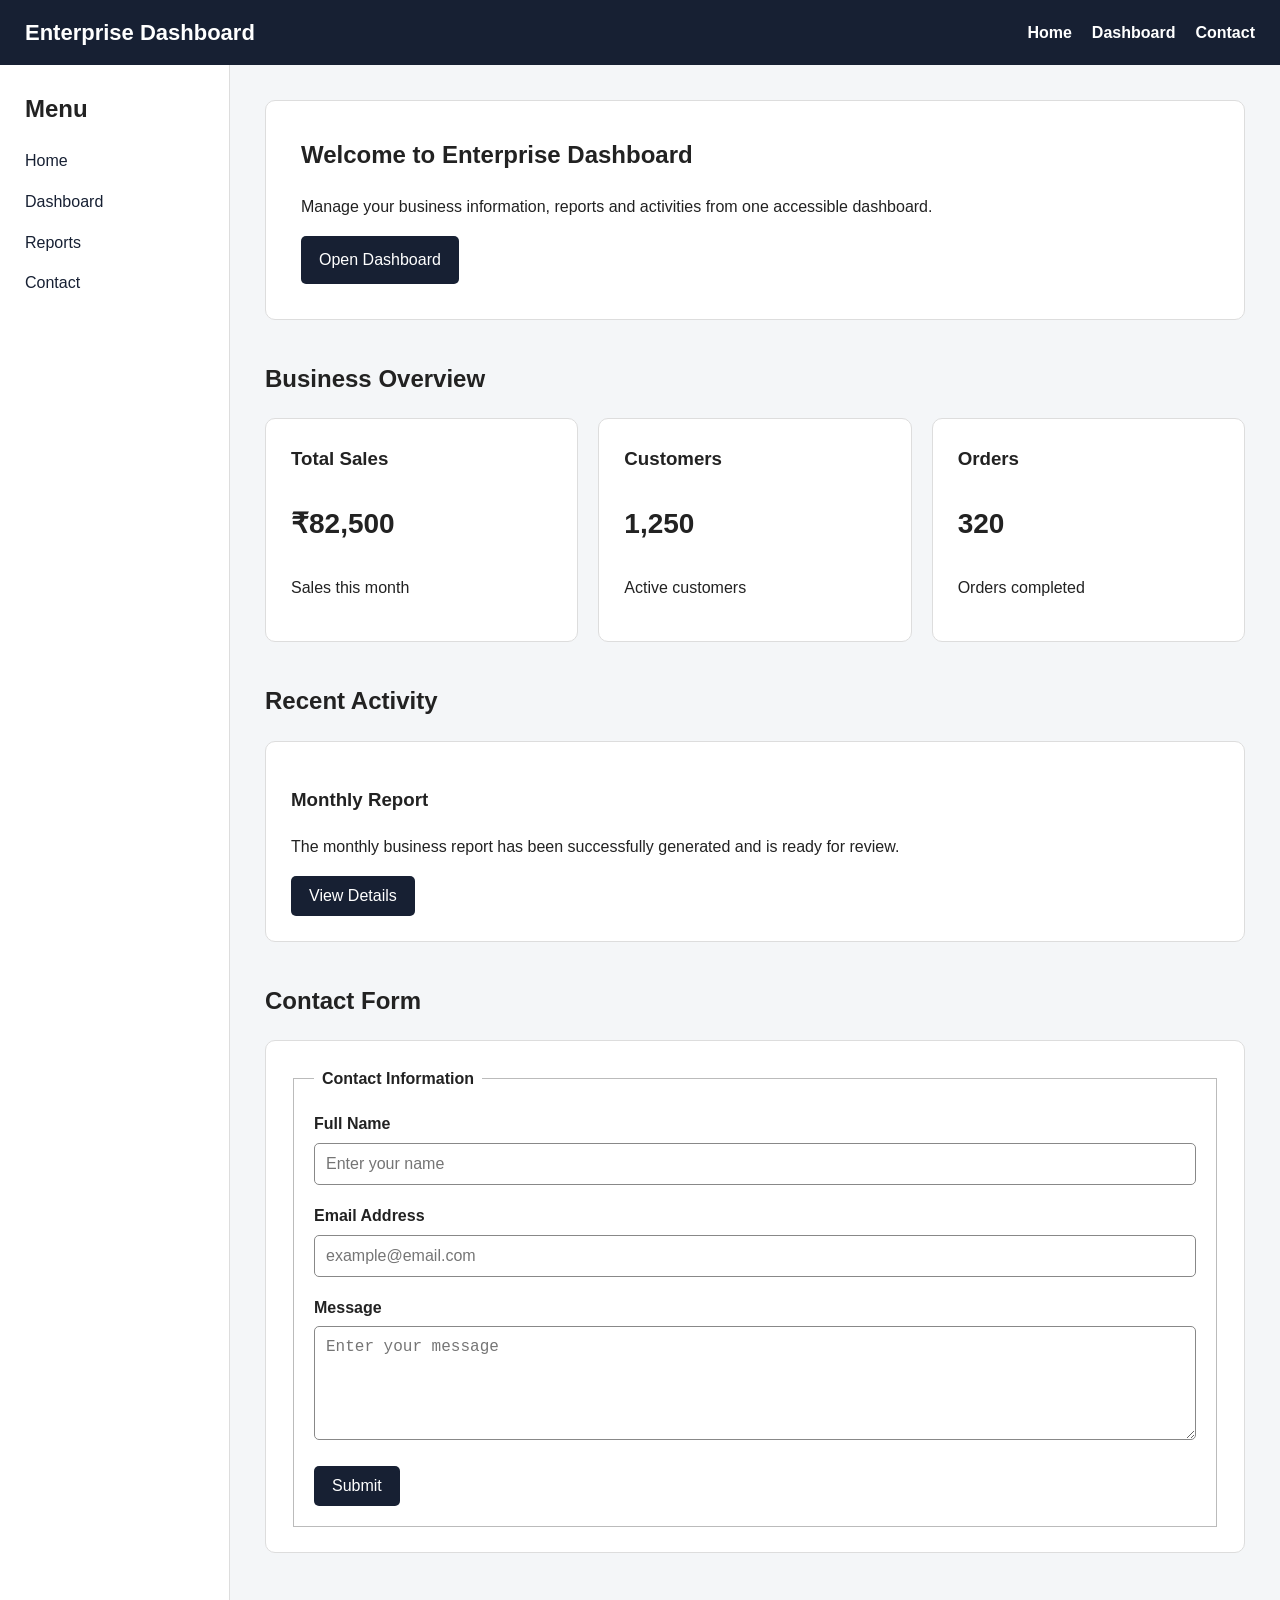
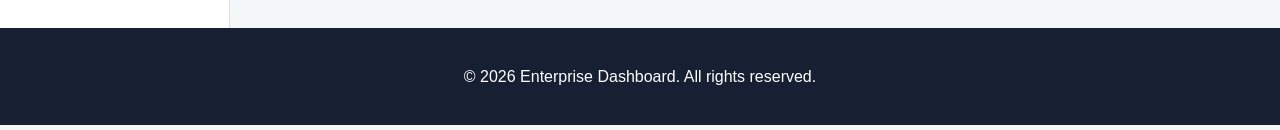
<file: index.html>
<!DOCTYPE html>
<html lang="en">

<head>
    <meta charset="UTF-8">
    <meta name="viewport" content="width=device-width, initial-scale=1.0">

    <meta name="description" content="Accessible Enterprise Dashboard">

    <title>Enterprise Dashboard</title>

    <!-- CSS file -->
    <link rel="stylesheet" href="style.css">
</head>

<body>

    <!-- HEADER -->
    <header class="site-header">

        <div class="logo">
            <a href="index.html">Enterprise Dashboard</a>
        </div>

        <button
            class="menu-btn"
            type="button"
            aria-label="Open navigation menu">
            ☰
        </button>

        <!-- NAVIGATION -->
        <nav id="main-navigation" aria-label="Main navigation">

            <a href="index.html" aria-current="page">
                Home
            </a>

            <a href="dashboard.html">
                Dashboard
            </a>

            <a href="#contact">
                Contact
            </a>

        </nav>

    </header>


    <!-- PAGE LAYOUT -->
    <div class="layout">


        <!-- SIDEBAR -->
        <aside class="sidebar" aria-label="Sidebar navigation">

            <h2>Menu</h2>

            <ul>

                <li>
                    <a href="index.html">Home</a>
                </li>

                <li>
                    <a href="dashboard.html">Dashboard</a>
                </li>

                <li>
                    <a href="#reports">Reports</a>
                </li>

                <li>
                    <a href="#contact">Contact</a>
                </li>

            </ul>

        </aside>


        <!-- MAIN CONTENT -->
        <main class="main-content">


            <!-- WELCOME SECTION -->
            <section class="hero" aria-labelledby="welcome-title">

                <h1 id="welcome-title">
                    Welcome to Enterprise Dashboard
                </h1>

                <p>
                    Manage your business information, reports and
                    activities from one accessible dashboard.
                </p>

                <a class="button" href="dashboard.html">
                    Open Dashboard
                </a>

            </section>


            <!-- BUSINESS OVERVIEW -->
            <section id="reports" aria-labelledby="reports-title">

                <h2 id="reports-title">
                    Business Overview
                </h2>


                <div class="cards">


                    <!-- CARD 1 -->
                    <article class="card">

                        <h3>
                            Total Sales
                        </h3>

                        <p class="number">
                            ₹82,500
                        </p>

                        <p>
                            Sales this month
                        </p>

                    </article>


                    <!-- CARD 2 -->
                    <article class="card">

                        <h3>
                            Customers
                        </h3>

                        <p class="number">
                            1,250
                        </p>

                        <p>
                            Active customers
                        </p>

                    </article>


                    <!-- CARD 3 -->
                    <article class="card">

                        <h3>
                            Orders
                        </h3>

                        <p class="number">
                            320
                        </p>

                        <p>
                            Orders completed
                        </p>

                    </article>


                </div>

            </section>


            <!-- RECENT ACTIVITY -->
            <section aria-labelledby="activity-title">

                <h2 id="activity-title">
                    Recent Activity
                </h2>


                <article class="content-box">

                    <h3>
                        Monthly Report
                    </h3>

                    <p>
                        The monthly business report has been
                        successfully generated and is ready for review.
                    </p>


                    <button
                        class="button"
                        type="button"
                        data-open-modal>

                        View Details

                    </button>

                </article>

            </section>


            <!-- CONTACT FORM -->
            <section id="contact" aria-labelledby="contact-title">

                <h2 id="contact-title">
                    Contact Form
                </h2>


                <form id="contactForm">

                    <fieldset>

                        <legend>
                            Contact Information
                        </legend>


                        <!-- NAME -->
                        <div class="form-group">

                            <label for="name">
                                Full Name
                            </label>

                            <input
                                type="text"
                                id="name"
                                name="name"
                                aria-label="Full Name"
                                placeholder="Enter your name"
                                minlength="2"
                                required>

                        </div>


                        <!-- EMAIL -->
                        <div class="form-group">

                            <label for="email">
                                Email Address
                            </label>

                            <input
                                type="email"
                                id="email"
                                name="email"
                                aria-label="Email Address"
                                placeholder="example@email.com"
                                required>

                        </div>


                        <!-- MESSAGE -->
                        <div class="form-group">

                            <label for="message">
                                Message
                            </label>

                            <textarea
                                id="message"
                                name="message"
                                aria-label="Message"
                                placeholder="Enter your message"
                                minlength="10"
                                rows="5"
                                required></textarea>

                        </div>


                        <button
                            class="button"
                            type="submit">

                            Submit

                        </button>

                    </fieldset>

                </form>

            </section>


        </main>

    </div>


    <!-- FOOTER -->
    <footer class="site-footer">

        <p>
            &copy; 2026 Enterprise Dashboard.
            All rights reserved.
        </p>

    </footer>


    <!-- MODAL -->
    <dialog
        id="detailsModal"
        aria-labelledby="modal-title">

        <div class="modal-content">

            <h2 id="modal-title">
                Report Details
            </h2>

            <p>
                This report contains the latest sales,
                customer and order information for the
                current month.
            </p>

            <button
                class="button"
                type="button"
                data-close-modal>

                Close

            </button>

        </div>

    </dialog>


    <!-- JavaScript file -->
    <script src="script.js"></script>

</body>

</html>
</file>
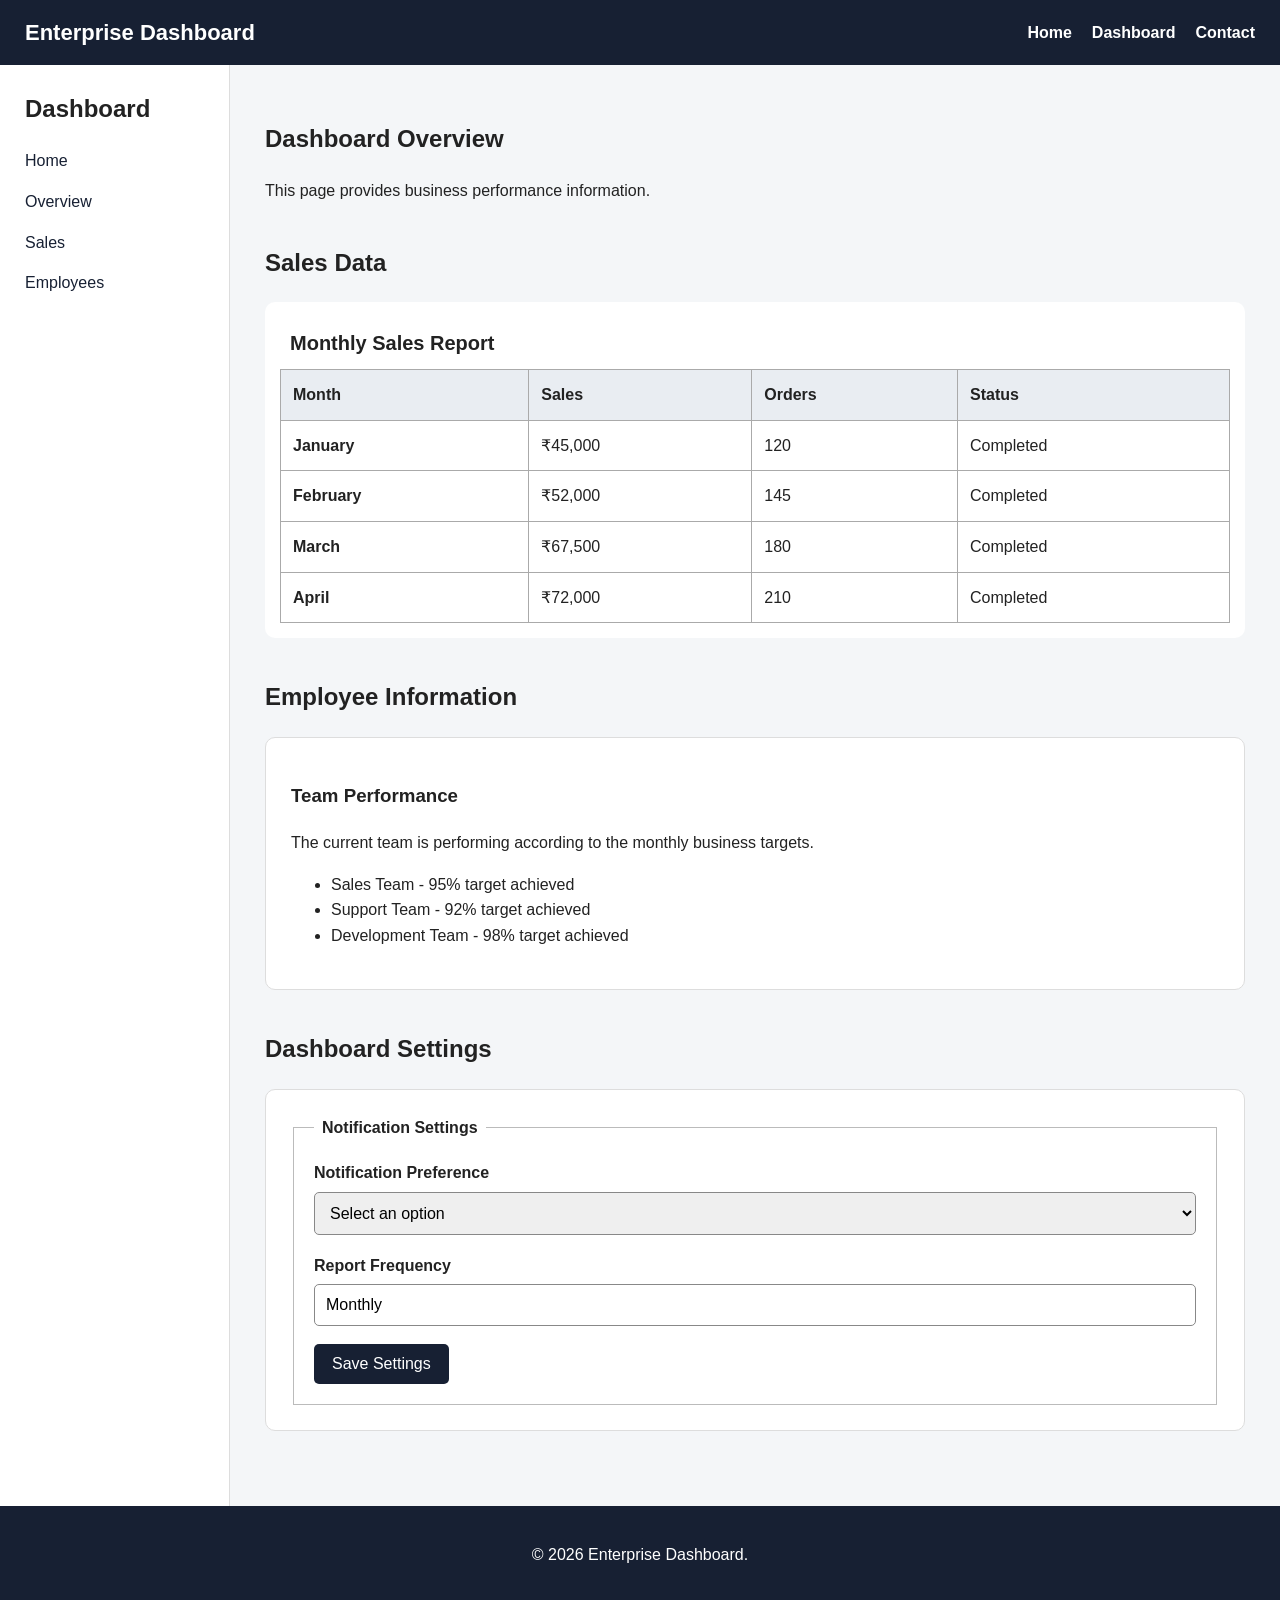
<file: dashboard.html>
<!DOCTYPE html>
<html lang="en">
<head>
    <meta charset="UTF-8">
    <meta name="viewport" content="width=device-width, initial-scale=1.0">
    <meta name="description" content="Enterprise Dashboard Data">
    <title>Dashboard - Enterprise Dashboard</title>
    <link rel="stylesheet" href="style.css">
</head>

<body>

<header class="site-header">

    <div class="logo">
        <a href="index.html">Enterprise Dashboard</a>
    </div>

    <button class="menu-btn"
            type="button"
            aria-label="Open navigation menu"
            onclick="toggleMenu()">
        ☰
    </button>

    <nav id="main-navigation" aria-label="Main navigation">
        <a href="index.html">Home</a>
        <a href="dashboard.html" aria-current="page">Dashboard</a>
        <a href="index.html#contact">Contact</a>
    </nav>

</header>


<div class="layout">

    <aside class="sidebar" aria-label="Dashboard navigation">

        <h2>Dashboard</h2>

        <ul>
            <li><a href="index.html">Home</a></li>
            <li><a href="dashboard.html">Overview</a></li>
            <li><a href="#sales">Sales</a></li>
            <li><a href="#employees">Employees</a></li>
        </ul>

    </aside>


    <main class="main-content">

        <section aria-labelledby="dashboard-title">

            <h1 id="dashboard-title">Dashboard Overview</h1>

            <p>
                This page provides business performance information.
            </p>

        </section>


        <section id="sales" aria-labelledby="sales-title">

            <h2 id="sales-title">Sales Data</h2>

            <div class="table-container">

                <table>

                    <caption>
                        Monthly Sales Report
                    </caption>

                    <thead>

                        <tr>
                            <th scope="col">Month</th>
                            <th scope="col">Sales</th>
                            <th scope="col">Orders</th>
                            <th scope="col">Status</th>
                        </tr>

                    </thead>

                    <tbody>

                        <tr>
                            <th scope="row">January</th>
                            <td>₹45,000</td>
                            <td>120</td>
                            <td>Completed</td>
                        </tr>

                        <tr>
                            <th scope="row">February</th>
                            <td>₹52,000</td>
                            <td>145</td>
                            <td>Completed</td>
                        </tr>

                        <tr>
                            <th scope="row">March</th>
                            <td>₹67,500</td>
                            <td>180</td>
                            <td>Completed</td>
                        </tr>

                        <tr>
                            <th scope="row">April</th>
                            <td>₹72,000</td>
                            <td>210</td>
                            <td>Completed</td>
                        </tr>

                    </tbody>

                </table>

            </div>

        </section>


        <section id="employees" aria-labelledby="employee-title">

            <h2 id="employee-title">Employee Information</h2>

            <article class="content-box">

                <h3>Team Performance</h3>

                <p>
                    The current team is performing according to the
                    monthly business targets.
                </p>

                <ul>
                    <li>Sales Team - 95% target achieved</li>
                    <li>Support Team - 92% target achieved</li>
                    <li>Development Team - 98% target achieved</li>
                </ul>

            </article>

        </section>


        <section aria-labelledby="settings-title">

            <h2 id="settings-title">Dashboard Settings</h2>

            <form>

                <fieldset>

                    <legend>Notification Settings</legend>

                    <div class="form-group">

                        <label for="notification">
                            Notification Preference
                        </label>

                        <select
                            id="notification"
                            name="notification"
                            aria-label="Notification Preference"
                            required>

                            <option value="">
                                Select an option
                            </option>

                            <option value="email">
                                Email
                            </option>

                            <option value="sms">
                                SMS
                            </option>

                            <option value="both">
                                Email and SMS
                            </option>

                        </select>

                    </div>


                    <div class="form-group">

                        <label for="frequency">
                            Report Frequency
                        </label>

                        <input
                            type="text"
                            id="frequency"
                            name="frequency"
                            aria-label="Report Frequency"
                            value="Monthly"
                            required>

                    </div>


                    <button class="button" type="submit">
                        Save Settings
                    </button>

                </fieldset>

            </form>

        </section>

    </main>

</div>


<footer class="site-footer">

    <p>
        &copy; 2026 Enterprise Dashboard.
    </p>

</footer>


<script src="script.js"></script>

</body>
</html>
</file>
<file: style.css>
* {
    box-sizing: border-box;
}

html {
    scroll-behavior: smooth;
}

body {
    margin: 0;
    font-family: Arial, sans-serif;
    line-height: 1.6;
    background: #f4f6f8;
    color: #222;
}


/* Header */

.site-header {
    background: #172033;
    color: white;
    padding: 15px 25px;
    display: flex;
    align-items: center;
    justify-content: space-between;
    gap: 20px;
}

.logo a {
    color: white;
    text-decoration: none;
    font-size: 22px;
    font-weight: bold;
}

nav {
    display: flex;
    gap: 20px;
}

nav a {
    color: white;
    text-decoration: none;
    font-weight: bold;
}

nav a:hover,
nav a:focus {
    text-decoration: underline;
}

.menu-btn {
    display: none;
}


/* Layout */

.layout {
    display: flex;
    min-height: calc(100vh - 130px);
}


/* Sidebar */

.sidebar {
    width: 230px;
    background: white;
    padding: 25px;
    border-right: 1px solid #ddd;
}

.sidebar h2 {
    margin-top: 0;
}

.sidebar ul {
    list-style: none;
    padding: 0;
}

.sidebar li {
    margin: 15px 0;
}

.sidebar a {
    color: #172033;
    text-decoration: none;
}

.sidebar a:hover,
.sidebar a:focus {
    text-decoration: underline;
}


/* Main */

.main-content {
    flex: 1;
    padding: 35px;
    max-width: 1200px;
}

section {
    margin-bottom: 40px;
}

.hero {
    background: white;
    padding: 35px;
    border-radius: 10px;
    border: 1px solid #ddd;
}

.hero h1 {
    margin-top: 0;
}


/* Cards */

.cards {
    display: grid;
    grid-template-columns: repeat(3, 1fr);
    gap: 20px;
}

.card {
    background: white;
    padding: 25px;
    border-radius: 10px;
    border: 1px solid #ddd;
}

.card h3 {
    margin-top: 0;
}

.number {
    font-size: 28px;
    font-weight: bold;
}


/* Content box */

.content-box {
    background: white;
    padding: 25px;
    border-radius: 10px;
    border: 1px solid #ddd;
}


/* Buttons */

.button {
    display: inline-block;
    background: #172033;
    color: white;
    border: none;
    padding: 11px 18px;
    border-radius: 5px;
    text-decoration: none;
    cursor: pointer;
    font-size: 16px;
}

.button:hover,
.button:focus {
    background: #303d58;
}


/* Forms */

form {
    background: white;
    padding: 25px;
    border-radius: 10px;
    border: 1px solid #ddd;
}

fieldset {
    border: 1px solid #bbb;
    padding: 20px;
}

legend {
    font-weight: bold;
    padding: 0 8px;
}

.form-group {
    margin-bottom: 18px;
}

label {
    display: block;
    font-weight: bold;
    margin-bottom: 6px;
}

input,
textarea,
select {
    width: 100%;
    padding: 11px;
    font-size: 16px;
    border: 1px solid #888;
    border-radius: 5px;
}

input:focus,
textarea:focus,
select:focus {
    outline: 3px solid #8ab4f8;
}


/* Table */

.table-container {
    overflow-x: auto;
    background: white;
    padding: 15px;
    border-radius: 10px;
}

table {
    width: 100%;
    border-collapse: collapse;
}

caption {
    font-size: 20px;
    font-weight: bold;
    padding: 10px;
    text-align: left;
}

th,
td {
    border: 1px solid #aaa;
    padding: 12px;
    text-align: left;
}

thead {
    background: #e9edf2;
}


/* Modal */

dialog {
    border: none;
    border-radius: 10px;
    padding: 0;
    max-width: 500px;
    width: 90%;
}

dialog::backdrop {
    background: rgba(0, 0, 0, 0.6);
}

.modal-content {
    padding: 30px;
}


/* Footer */

.site-footer {
    background: #172033;
    color: white;
    text-align: center;
    padding: 20px;
}


/* Mobile */

@media (max-width: 700px) {

    .site-header {
        flex-wrap: wrap;
    }

    .menu-btn {
        display: block;
        background: transparent;
        color: white;
        border: 1px solid white;
        padding: 7px 10px;
        font-size: 20px;
        cursor: pointer;
    }

    nav {
        display: none;
        width: 100%;
        flex-direction: column;
        gap: 10px;
    }

    nav.show {
        display: flex;
    }

    .layout {
        flex-direction: column;
    }

    .sidebar {
        width: 100%;
        border-right: none;
        border-bottom: 1px solid #ddd;
    }

    .main-content {
        padding: 20px;
    }

    .cards {
        grid-template-columns: 1fr;
    }

    .hero {
        padding: 25px;
    }

    table {
        min-width: 600px;
    }
}
</file>
